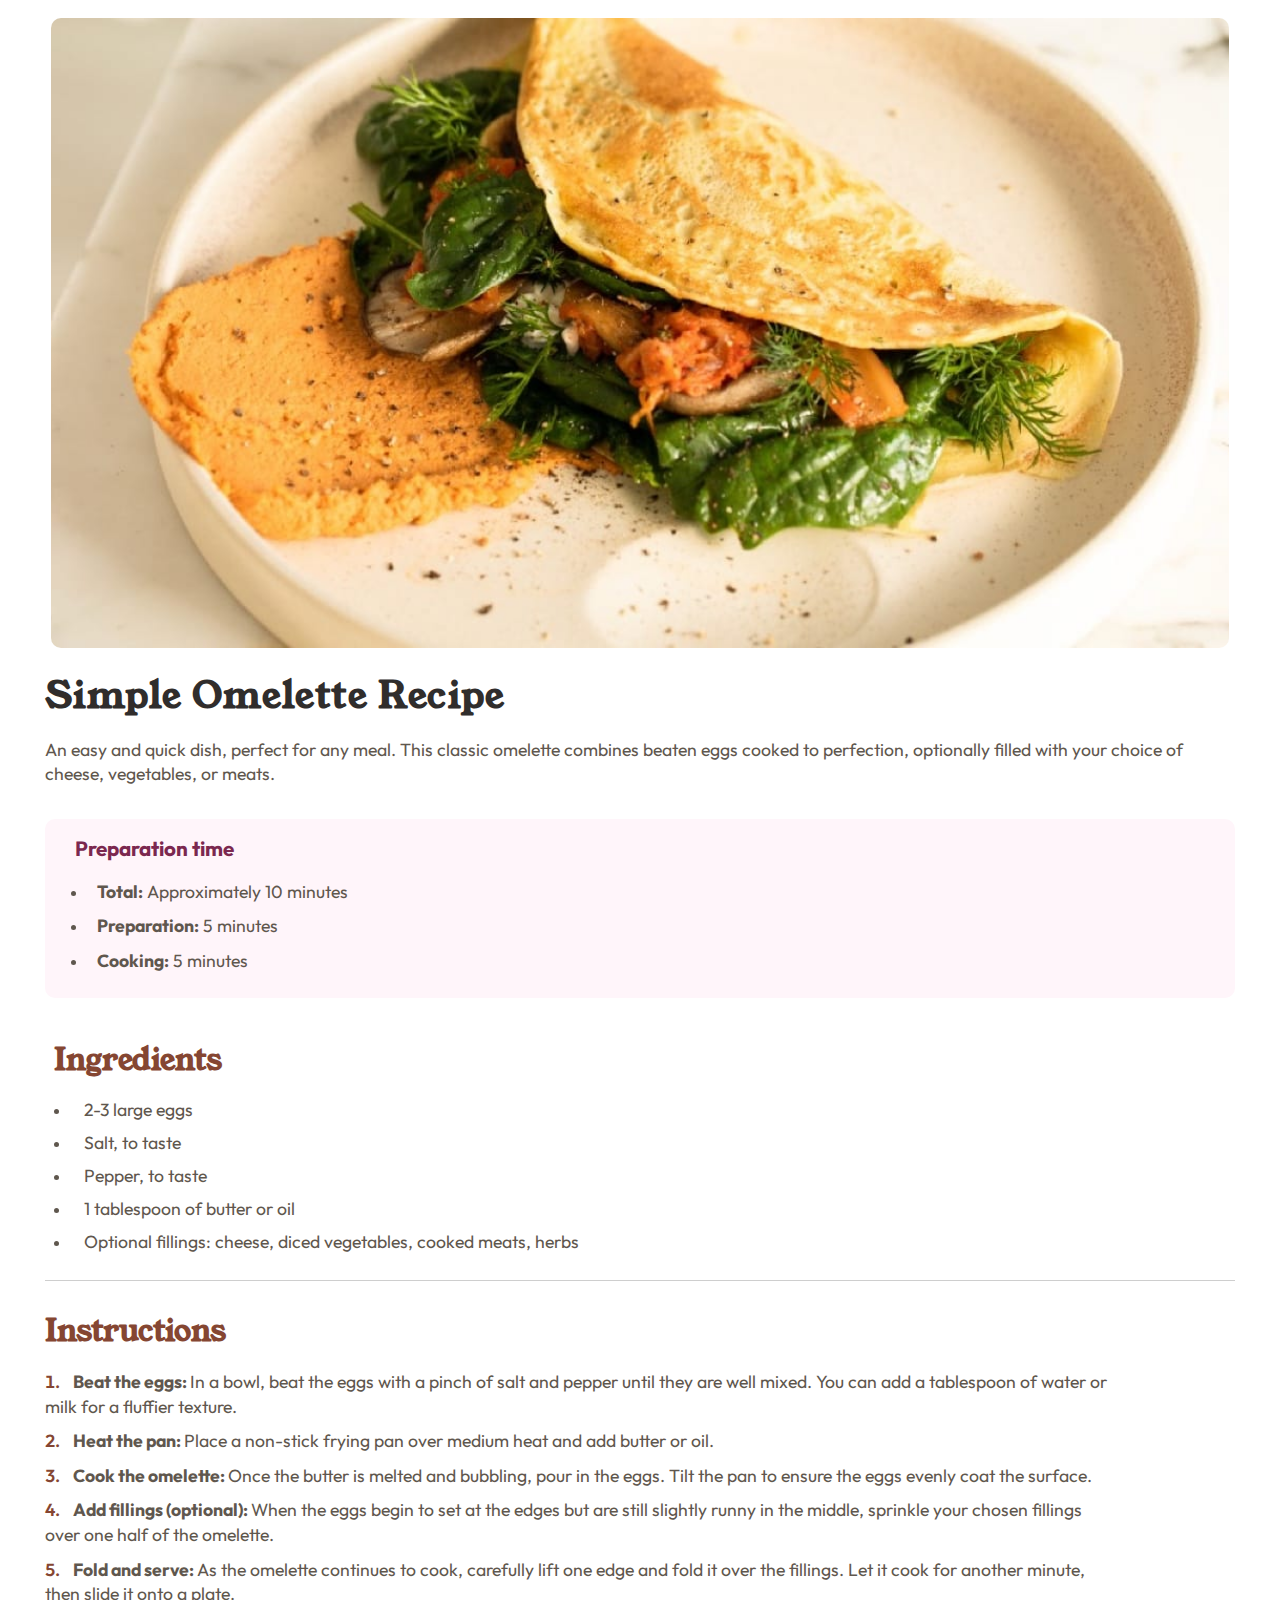
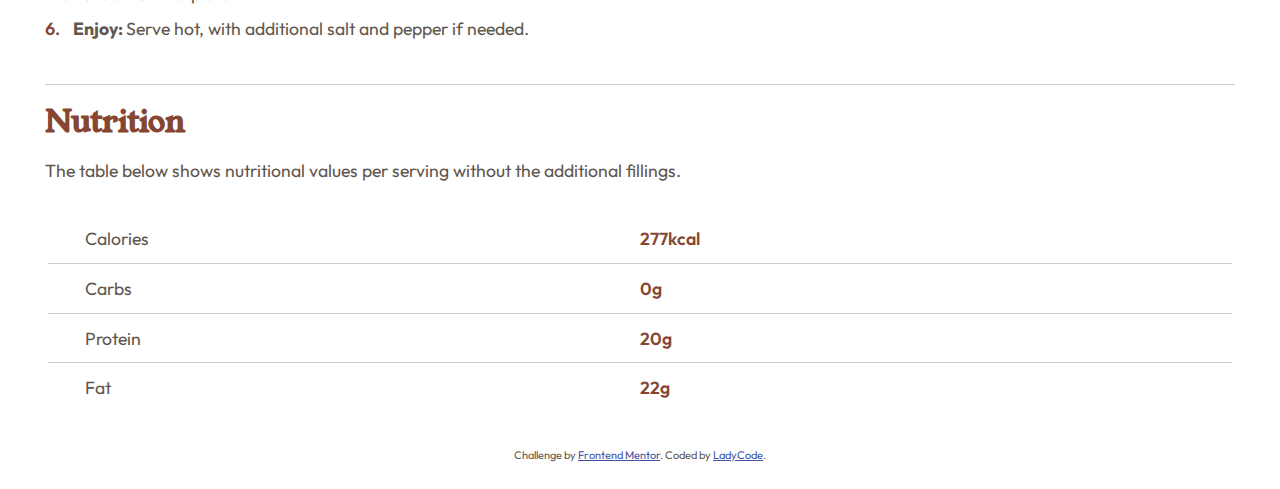
<file: index.html>
<!DOCTYPE html>
<html lang="en">
  <head>
    <meta charset="UTF-8" />
    <meta name="viewport" content="width=device-width, initial-scale=1.0" />

    <link
      rel="icon"
      type="image/png"
      sizes="32x32"
      href="./assets/images/favicon-32x32.png"
    />
    <link rel="stylesheet" href="styles.css" />

    <title>Eat Me | Recipe page</title>
  </head>

  <body>
    <header class="meal-img"></header>

    <section class="about-meal container">
      <div class="summary">
        <h1 class="meal-name">Simple Omelette Recipe</h1>
        <p class="meal-intro">
          An easy and quick dish, perfect for any meal. This classic omelette
          combines beaten eggs cooked to perfection, optionally filled with your
          choice of cheese, vegetables, or meats.
        </p>
      </div>

      <div class="timing">
        <h3 class="prep-time">Preparation time</h3>
        <ul class="prep-sessions">
          <li class="total list">
            <span class="stages">Total:</span> Approximately 10 minutes
          </li>
          <li class="preparation list">
            <span class="stages">Preparation:</span> 5 minutes
          </li>
          <li class="cooking list">
            <span class="stages">Cooking:</span> 5 minutes
          </li>
        </ul>
      </div>

      <div class="ingredients btm-border">
        <h2 class="h-brown">Ingredients</h2>
        <ul class="recipes">
          <li class="list"><span>2-3</span> large eggs</li>
          <li class="list"><span>Salt</span>, to taste</li>
          <li class="list"><span>Pepper</span>, to taste</li>
          <li class="list"><span>1 </span>tablespoon of butter or oil</li>
          <li class="list"><span>
            Optional </span>fillings: cheese, diced vegetables, cooked meats, herbs
          </li>
        </ul>
      </div>

      <div class="instructions btm-border">
        <h2 class="h-brown instruction">Instructions</h2>
        <ol class="steps">
          <li class="list">
            <span class="stages">Beat the eggs: </span> In a bowl, beat the eggs
            with a pinch of salt and pepper until they are well mixed. You can
            add a tablespoon of water or milk for a fluffier texture.
          </li>
          <li class="list">
            <span class="stages">Heat the pan: </span> Place a non-stick frying
            pan over medium heat and add butter or oil.
          </li>
          <li class="list">
            <span class="stages">Cook the omelette: </span> Once the butter is
            melted and bubbling, pour in the eggs. Tilt the pan to ensure the
            eggs evenly coat the surface.
          </li>
          <li class="list">
            <span class="stages">Add fillings (optional): </span> When the eggs
            begin to set at the edges but are still slightly runny in the
            middle, sprinkle your chosen fillings over one half of the omelette.
          </li>
          <li class="list">
            <span class="stages">Fold and serve: </span> As the omelette
            continues to cook, carefully lift one edge and fold it over the
            fillings. Let it cook for another minute, then slide it onto a
            plate.
          </li>
          <li class="list">
            <span class="stages">Enjoy: </span> Serve hot, with additional salt
            and pepper if needed.
          </li>
        </ol>
      </div>
      <!--make text justified without list-marker-->

      <div class="nutrient-section">
        <h2 class="h-brown nutrition">Nutrition</h2>
        <p>
          The table below shows nutritional values per serving without the
          additional fillings.
        </p>
        <div class="nutrient-chart flex">
          <div class="nutrients">
            <p>Calories</p>
            <p>Carbs</p>
            <p>Protein</p>
            <p>Fat</p>
          </div>
          <div class="quantity">
            <p>277kcal</p>
            <p>0g</p>
            <p>20g</p>
            <p>22g</p>
          </div>
        </div>
      </div>
    </section>

    <div class="attribution">
      Challenge by
      <a href="https://www.frontendmentor.io?ref=challenge" target="_blank"
        >Frontend Mentor</a
      >. Coded by <a href="https://github.com/harbike">LadyCode</a>.
    </div>
  </body>
</html>
</file>
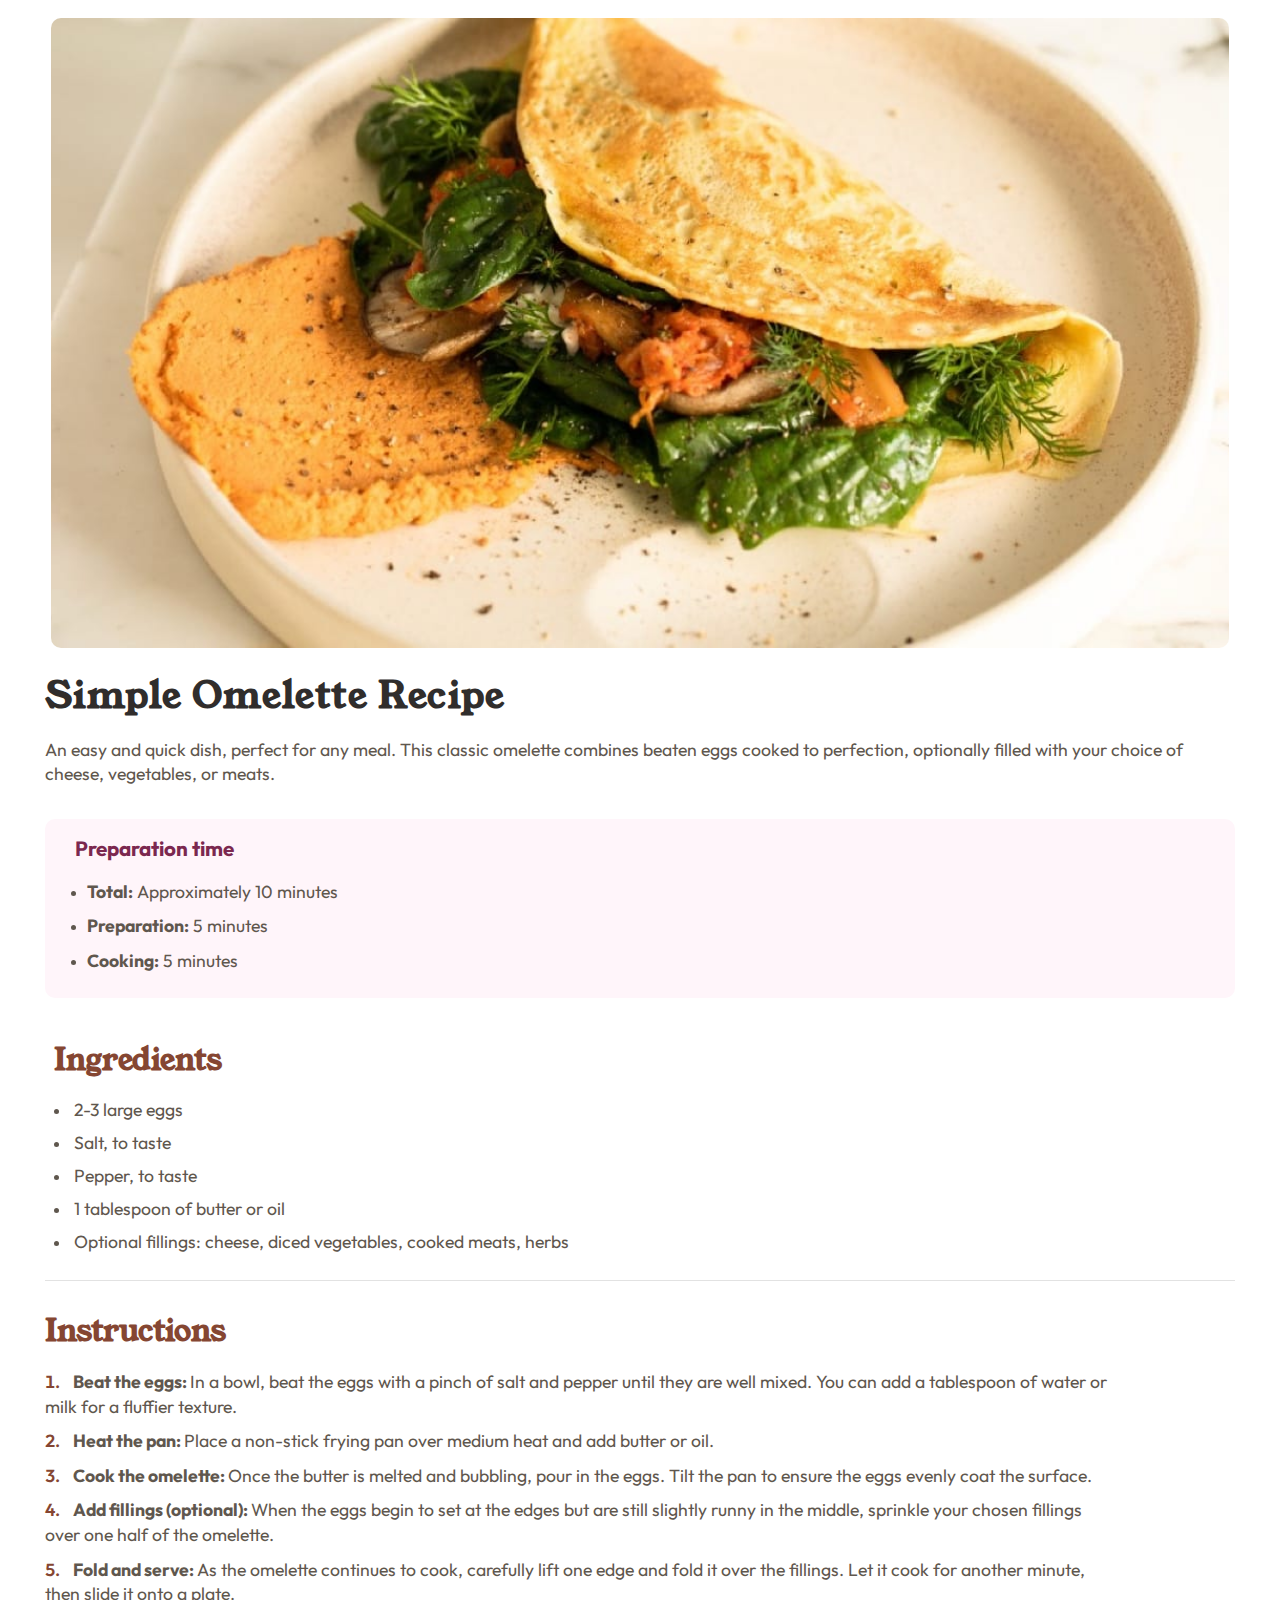
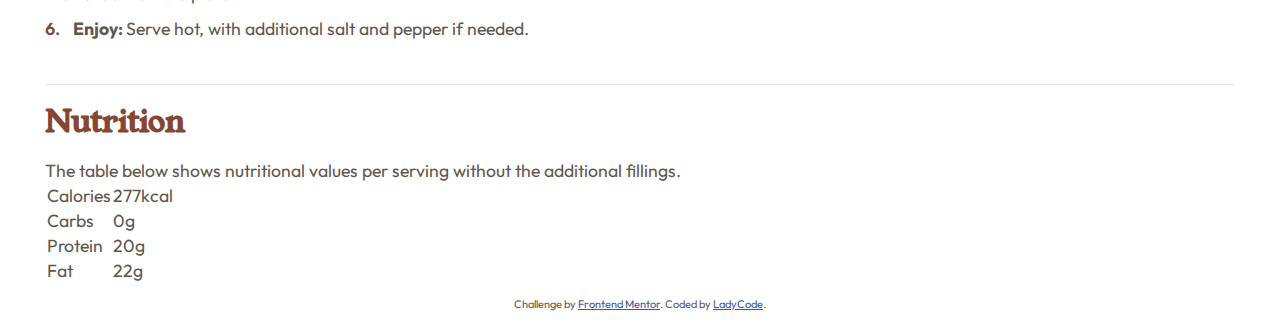
<file: recipe-page-main/index.html>
<!DOCTYPE html>
<html lang="en">
  <head>
    <meta charset="UTF-8" />
    <meta name="viewport" content="width=device-width, initial-scale=1.0" />

    <link
      rel="icon"
      type="image/png"
      sizes="32x32"
      href="./assets/images/favicon-32x32.png"
    />
    <link rel="stylesheet" href="styles.css" />

    <title>Eat Me | Recipe page</title>
  </head>

  <body>
    <header class="meal-img"></header>

    <section class="about-meal container">
      <div class="summary">
        <h1 class="meal-name">Simple Omelette Recipe</h1>
        <p class="meal-intro">
          An easy and quick dish, perfect for any meal. This classic omelette
          combines beaten eggs cooked to perfection, optionally filled with your
          choice of cheese, vegetables, or meats.
        </p>
      </div>

      <div class="timing">
        <h3 class="prep-time">Preparation time</h3>
        <ul class="prep-sessions">
          <li class="total list">
            <span class="stages">Total:</span> Approximately 10 minutes
          </li>
          <li class="preparation list">
            <span class="stages">Preparation:</span> 5 minutes
          </li>
          <li class="cooking list">
            <span class="stages">Cooking:</span> 5 minutes
          </li>
        </ul>
      </div>

      <div class="ingredients">
        <h2 class="h-brown">Ingredients</h2>
        <ul class="recipes">
          <li class="list">2-3 large eggs</li>
          <li class="list">Salt, to taste</li>
          <li class="list">Pepper, to taste</li>
          <li class="list">1 tablespoon of butter or oil</li>
          <li class="list">
            Optional fillings: cheese, diced vegetables, cooked meats, herbs
          </li>
        </ul>
      </div>

      <div class="instructions">
        <h2 class="h-brown instruction">Instructions</h2>
        <ol class="steps">
          <li class="list">
            <span class="stages">Beat the eggs: </span> In a bowl, beat the eggs
            with a pinch of salt and pepper until they are well mixed. You can
            add a tablespoon of water or milk for a fluffier texture.
          </li>
          <li class="list">
            <span class="stages">Heat the pan: </span> Place a non-stick frying
            pan over medium heat and add butter or oil.
          </li>
          <li class="list">
            <span class="stages">Cook the omelette: </span> Once the butter is
            melted and bubbling, pour in the eggs. Tilt the pan to ensure the
            eggs evenly coat the surface.
          </li>
          <li class="list">
            <span class="stages">Add fillings (optional): </span> When the eggs
            begin to set at the edges but are still slightly runny in the
            middle, sprinkle your chosen fillings over one half of the omelette.
          </li>
          <li class="list">
            <span class="stages">Fold and serve: </span> As the omelette
            continues to cook, carefully lift one edge and fold it over the
            fillings. Let it cook for another minute, then slide it onto a
            plate.
          </li>
          <li class="list">
            <span class="stages">Enjoy: </span> Serve hot, with additional salt
            and pepper if needed.
          </li>
        </ol>
      </div>
      <!--make text justified without list-marker-->

      <div class="nutrient">
        <h2 class="h-brown nutrition">Nutrition</h2>
        <p>
          The table below shows nutritional values per serving without the
          additional fillings.
        </p>
        <div class="nutrient-table">
          <table>
            <tr>
              <td>Calories</td>
              <td>277kcal</td>
            </tr>
            <tr>
              <td>Carbs</td>
              <td>0g</td>
            </tr>
            <tr>
              <td>Protein</td>
              <td>20g</td>
            </tr>
            <tr>
              <td>Fat</td>
              <td>22g</td>
            </tr>
          </table>
        </div>
      </div>
    </section>

    <div class="attribution">
      Challenge by
      <a href="https://www.frontendmentor.io?ref=challenge" target="_blank"
        >Frontend Mentor</a
      >. Coded by <a href="#">LadyCode</a>.
    </div>
  </body>
</html>
</file>
<file: styles.css>
@import url('https://fonts.googleapis.com/css2?family=Outfit:wght@100..900&family=Young+Serif&display=swap');

:root {
    --brown-800: hsl(14, 45%, 36%);
    --rose-50: hsl(330, 100%, 98%);
    --rose-800: hsl(332, 51%, 32%);
    --stone-100: hsl(30, 54%, 90%);
    --stone-150: hsl(30, 18%, 87%);
    --stone-600: hsl(30, 10%, 34%);
    --stone-900: hsl(24, 5%, 18%);
    --transparent-grey: rgba(128, 128, 128, 0.388);
    --white: hsl(0, 0%, 100%);
    --primary-font-family: "Outfit";
    --secondary-font-family: "Young Serif";
    --font-400: 400;
    --font-600: 600;
    --font-700: 700;
    --omelette-img: url("./assets/images/image-omelette.jpeg");
}

*{
    margin: 0;
    padding: 0;
    box-sizing: border-box;
    font-family: 'Outfit', 'Young Serif', Arial, sans-serif;
}
body {
    color: var(--stone-600);
    font-size: 1.1rem;
}
/* about section */
.meal-img {
    width: 100%;
    height: 30vh;
    background: var(--omelette-img);
    background-repeat: no-repeat;
    background-size: cover;
    background-position: center;
}
.about-meal {
    margin-top: 1rem;
    padding: .8rem;
}
.meal-name {
    font-family: var(--secondary-font-family);
    font-size: 2.3rem;
    color: var(--stone-900);
    line-height: 1.1;
    letter-spacing: 1.2px;
    padding-bottom: 1.3rem;
}
.meal-intro {
    line-height: 1.4;
    margin-bottom: 10px;
}

/* preparation section */
.timing {
    background-color: var(--rose-50);
    border-radius: 10px;
    margin: 2rem 0;
    padding: 1rem 0;
}
.prep-time {
    color: var(--rose-800);
    margin-left: 30px;
}
.prep-sessions {
    width: 70%;
    margin: 7px 2rem;
    padding: .1rem 0;
    line-height: 1.4;
    position: relative;
    left: 10px;
}
.list {
    margin-top: 10px;
    width: 80%;
}
span.stages {
    font-weight: 700;
    padding-left: 10px;
}
/* new; ::marker */
.timing li::marker,
.ingredients li::marker {
    font-size: .8em;
}

/* ingredient section */
.ingredients {
    padding: .5em;
}
.ingredients span {
    padding-left: 10px;
}
.h-brown {
    font-size: 1.7em;
    font-family: var(--secondary-font-family);
    color: var(--brown-800);
}
.recipes, .steps {
    margin: 1em 0;
    list-style-position: inside;
}

/* instructions section */
.instructions{
    padding: 1.4em 0;
}
.instruction {
    margin-top: 5px;
}
.steps {
    line-height: 1.4;
}
.steps li::marker {
    color: var(--brown-800);
    font-weight: 600;
}
.steps li {
    width: 90%;
}

/* nutrient section */
.nutrition {
    margin: 1rem  0;
}
.nutrient-chart{
    padding: .8rem .2rem;
    margin-top: 20px;
}
.nutrient-chart p{
    padding-top: .8rem;
    padding-bottom: .8rem;
}
.nutrient-chart p:not(:last-child){
    border-bottom: 1px solid var(--transparent-grey);
}
.nutrients, .quantity{
    width: 100%;
}
.nutrients p{
    padding-left: 2.3rem;
}
.quantity{
    color: var(--brown-800);
    font-weight: var(--font-600);
}

/* Reusables */
.container {
    width: 95%;
    max-width: 1440px;
    margin-inline: auto;
}
.flex{
    display: flex;
}
.btm-border{
    border-bottom: 1px solid var(--transparent-grey);
}
.attribution {
    font-size: 11px;
    text-align: center;
    padding: 10px 0;
}
.attribution a {
    color: hsl(228, 45%, 44%);
}

@media screen and (min-width: 600px) {
    body{
        padding: 1em 0;
    }
    .meal-img {
        width: 92%;
        height: 70vh;
        border-radius: 10px;
        margin-inline: auto;
    }
}
</file>
<file: recipe-page-main/styles.css>
@import url('https://fonts.googleapis.com/css2?family=Outfit:wght@100..900&family=Young+Serif&display=swap');

:root {
    --brown-800: hsl(14, 45%, 36%);
    --rose-50: hsl(330, 100%, 98%);
    --rose-800: hsl(332, 51%, 32%);
    --stone-100: hsl(30, 54%, 90%);
    --stone-150: hsl(30, 18%, 87%);
    --stone-600: hsl(30, 10%, 34%);
    --stone-900: hsl(24, 5%, 18%);
    --white: hsl(0, 0%, 100%);
    --primary-font-family: "Outfit";
    --secondary-font-family: "Young Serif";
    --font-400: 400;
    --font-600: 600;
    --font-700: 700;
    --omelette-img: url("./assets/images/image-omelette.jpeg");
}

*{
    margin: 0;
    padding: 0;
    box-sizing: border-box;
    font-family: 'Outfit', 'Young Serif', Arial, sans-serif;
}
body {
    color: var(--stone-600);
    font-size: 1.1rem;
}
/* about section */
.meal-img {
    width: 100%;
    height: 30vh;
    background: var(--omelette-img);
    background-repeat: no-repeat;
    background-size: cover;
    background-position: center;
}
.about-meal {
    margin-top: 1rem;
    padding: .8rem;
}
.meal-name {
    font-family: var(--secondary-font-family);
    font-size: 2.3rem;
    color: var(--stone-900);
    line-height: 1.1;
    letter-spacing: 1.2px;
    padding-bottom: 1.3rem;
}
.meal-intro {
    line-height: 1.4;
    margin-bottom: 10px;
}

/* preparation section */
.timing {
    background-color: var(--rose-50);
    border-radius: 10px;
    margin: 2rem 0;
    padding: 1rem 0;
}
.prep-time {
    color: var(--rose-800);
    position: relative;
    left: 30px;
}
.prep-sessions {
    width: 70%;
    margin: 7px 2rem;
    padding: .1rem 0;
    line-height: 1.4;
    position: relative;
    left: 10px;
}
.list {
    margin-top: 10px;
    width: 80%;
}
span.stages {
    font-weight: 700;
}
/* new; ::marker */
.timing li::marker,
.ingredients li::marker {
    font-size: .8em;
}

/* ingredient section */
.ingredients {
    padding: .5em;
    border-bottom: 1px solid rgba(128, 128, 128, 0.233);
}
.h-brown {
    font-size: 1.7em;
    font-family: var(--secondary-font-family);
    color: var(--brown-800);
}
.recipes, .steps {
    margin: 1em 0;
    list-style-position: inside;
}

/* instructions section */
.instructions{
    padding: 1.4em 0;
    border-bottom: 1px solid rgba(128, 128, 128, 0.233);
}
.instruction {
    margin-top: 5px;
}
.steps {
    line-height: 1.4;
}
.steps li::marker {
    color: var(--brown-800);
    font-weight: 600;
}
.steps li {
    width: 90%;
}
.instructions span.stages {
    padding-left: 10px;
}

/* nutrient section */
.nutrition {
    margin: 1rem  0;
}


/* Reusables */
.container {
    width: 95%;
    max-width: 1440px;
    margin-inline: auto;
}
.flex{
    display: flex;
}
.attribution {
    font-size: 11px;
    text-align: center;
}
.attribution a {
    color: hsl(228, 45%, 44%);
}

@media screen and (min-width: 600px) {
    body{
        padding: 1em 0;
    }
    .meal-img {
        width: 92%;
        height: 70vh;
        border-radius: 10px;
        margin-inline: auto;
    }
}
</file>
